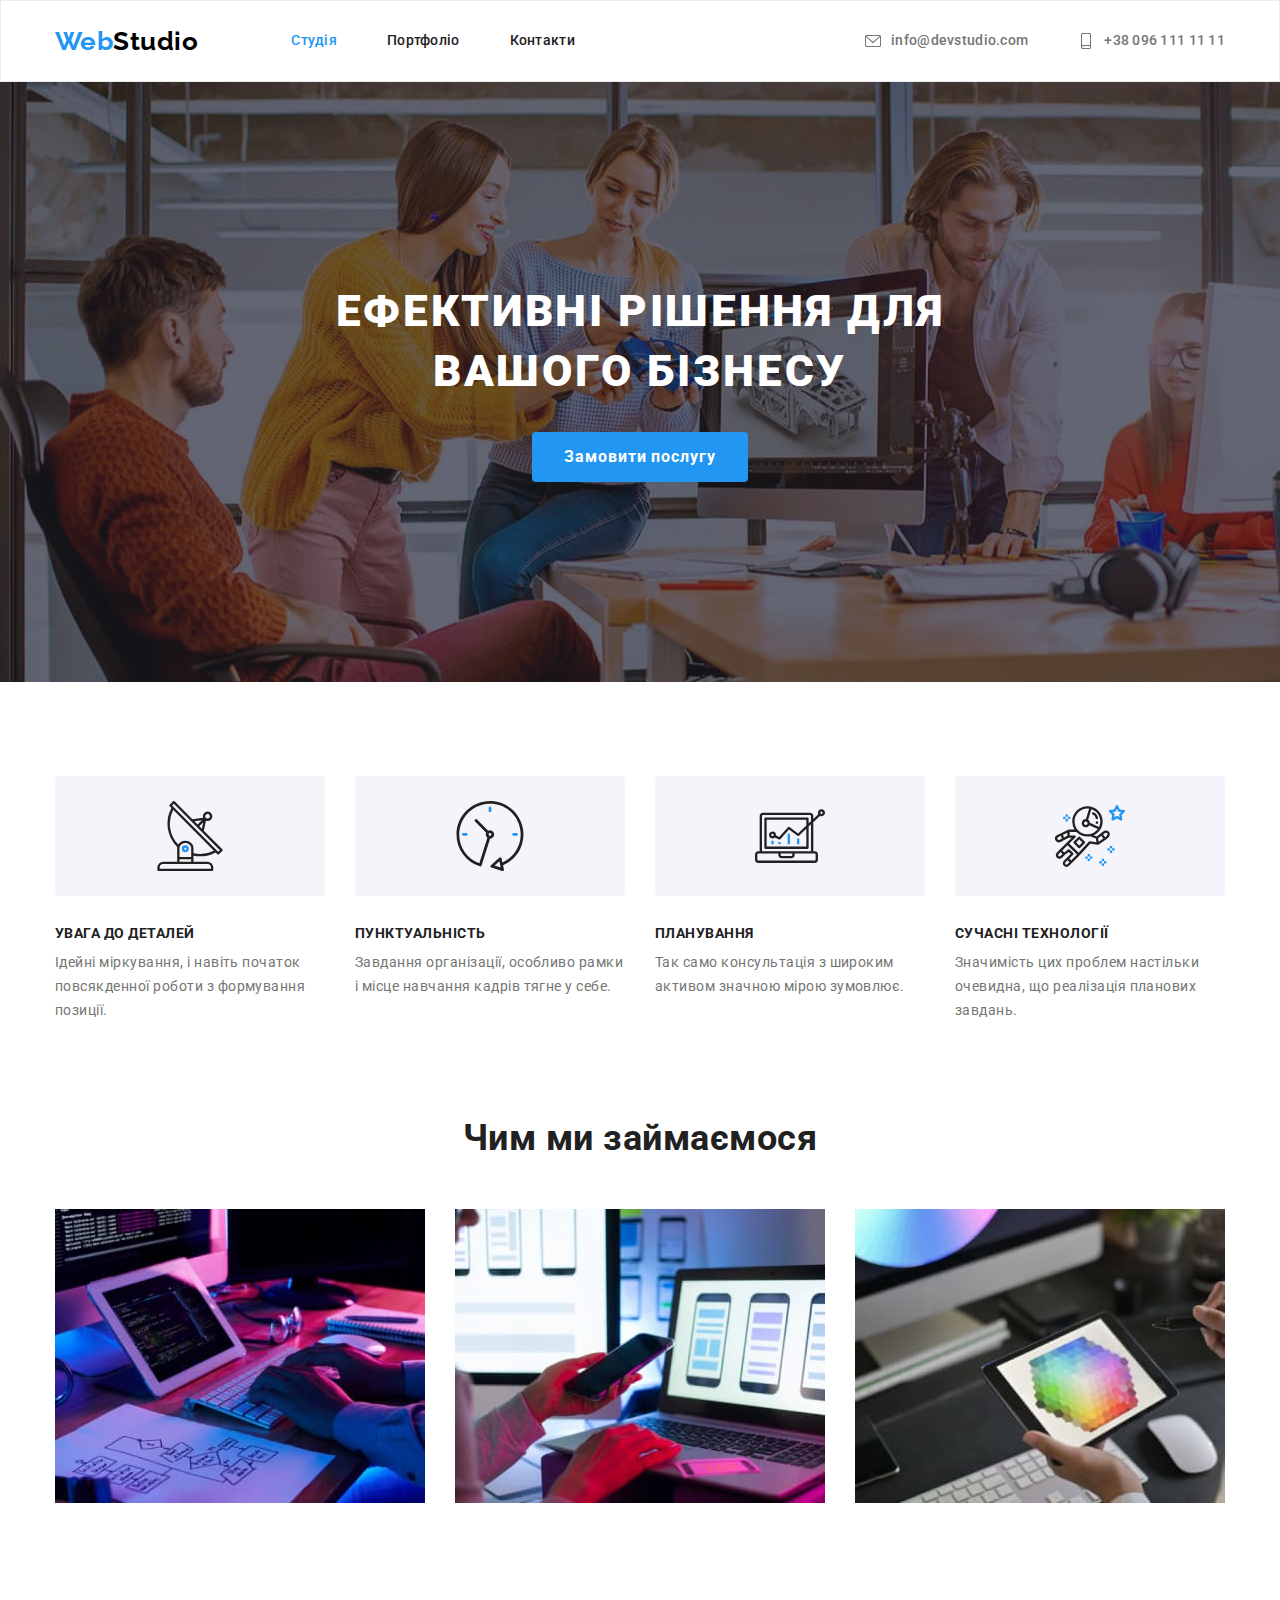
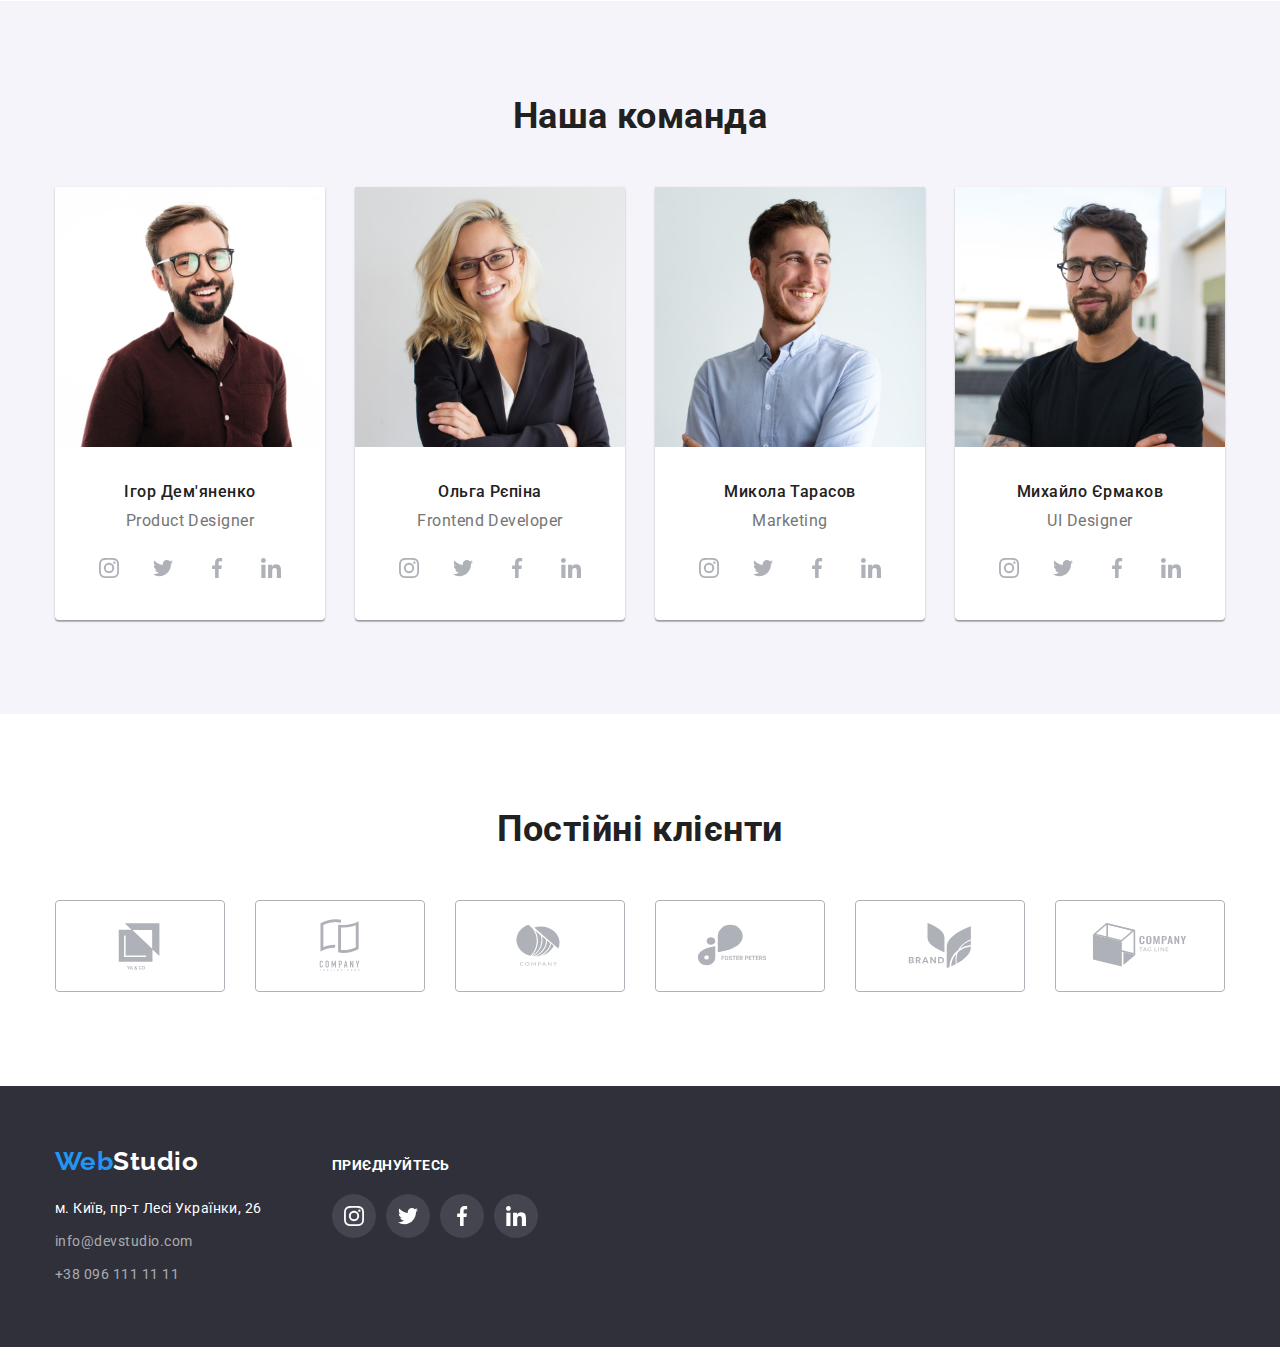
<file: index.html>
<!DOCTYPE html>
<html lang="uk">
  <head>
    <meta charset="UTF-8" />
    <meta http-equiv="X-UA-Compatible" content="IE=edge" />
    <meta name="viewport" content="width=device-width, initial-scale=1.0" />

    <title>Студія</title>

    <!-- Normalization -->
    <link
      rel="stylesheet"
      href="https://cdnjs.cloudflare.com/ajax/libs/modern-normalize/1.0.0/modern-normalize.min.css"
    />

    <!-- Styles -->
    <link rel="stylesheet" href="./css/styles.css" />

    <!-- Fonts -->
    <link rel="preconnect" href="https://fonts.googleapis.com" />
    <link rel="preconnect" href="https://fonts.gstatic.com" crossorigin />
    <link
      href="https://fonts.googleapis.com/css2?family=Raleway:wght@700&family=Roboto:wght@400;500;700;900&display=swap"
      rel="stylesheet"
    />
  </head>

  <body>
    <header class="header-section">
      <div class="container header-flex">
        <a href="./index.html" class="logo logo-header"><span>Web</span>Studio</a>

        <nav>
          <ul class="site-nav list">
            <li class="item">
              <a href="./index.html" class="link current">Студія</a>
            </li>

            <li class="item">
              <a href="./portfolio.html" class="link">Портфоліо</a>
            </li>

            <li class="item">
              <a href="#" class="link">Контакти</a>
            </li>
          </ul>
        </nav>

        <ul class="mail-tel-section list">
          <li class="item">
            <a href="mailto:info@devstudio.com" class="link mail-tel-item">
              <svg width="16" height="16" class="mail-svg">
                <use href="./images/symbol-defs.svg#icon-mail"></use></svg
              >info@devstudio.com</a
            >
          </li>

          <li class="item">
            <a href="tel:380961111111" class="link mail-tel-item"
              ><svg width="16" height="16" class="tel-svg">
                <use href="./images/symbol-defs.svg#icon-smartphone"></use></svg
              >+38 096 111 11 11</a
            >
          </li>
        </ul>
      </div>
    </header>

    <main>
      <!--"Hero" section-->
      <section class="hero">
        <div class="container">
          <h1 class="hero-title">Ефективні рішення для вашого бізнесу</h1>

          <button type="button" class="hero-button button">Замовити послугу</button>
        </div>
      </section>

      <!-- "Advantages" section -->
      <section class="section advantages-section">
        <div class="container">
          <!-- Hide the header using CSS -->
          <h2 class="section-title visually-hidden">Наші переваги</h2>

          <ul class="advantages-list list">
            <li class="item">
              <div class="advantage-icon-block">
                <svg width="70" height="70" class="advantage-icon">
                  <use href="./images/symbol-defs.svg#icon-antenna"></use>
                </svg>
              </div>
              <h3 class="advantages-li-title">УВАГА ДО ДЕТАЛЕЙ</h3>
              <p class="advantages-text">
                Ідейні міркування, і навіть початок повсякденної роботи з формування позиції.
              </p>
            </li>
            <li class="item">
              <div class="advantage-icon-block">
                <svg width="70" height="70" class="advantage-icon">
                  <use href="./images/symbol-defs.svg#icon-clock"></use>
                </svg>
              </div>
              <h3 class="advantages-li-title">ПУНКТУАЛЬНІСТЬ</h3>
              <p class="advantages-text">
                Завдання організації, особливо рамки і місце навчання кадрів тягне у себе.
              </p>
            </li>
            <li class="item">
              <div class="advantage-icon-block">
                <svg width="70" height="70" class="advantage-icon">
                  <use href="./images/symbol-defs.svg#icon-diagram"></use>
                </svg>
              </div>
              <h3 class="advantages-li-title">ПЛАНУВАННЯ</h3>
              <p class="advantages-text">
                Так само консультація з широким активом значною мірою зумовлює.
              </p>
            </li>
            <li class="item">
              <div class="advantage-icon-block">
                <svg width="70" height="70" class="advantage-icon">
                  <use href="./images/symbol-defs.svg#icon-astronaut"></use>
                </svg>
              </div>
              <h3 class="advantages-li-title">СУЧАСНІ ТЕХНОЛОГІЇ</h3>
              <p class="advantages-text">
                Значимість цих проблем настільки очевидна, що реалізація планових завдань.
              </p>
            </li>
          </ul>
        </div>
      </section>

      <!-- "What we are doing" section -->
      <section class="section">
        <div class="container">
          <h2 class="what-we-doing-title section-title">Чим ми займаємося</h2>
          <ul class="what-we-doing-list list">
            <li>
              <img
                src="./images/box1.jpg"
                alt="Людина користується комп'ютером сидячи за робочим столом"
                width="370"
              />
            </li>
            <li>
              <img
                src="./images/box2.jpg"
                alt="Людина користується телефоном та ноутбуком сидячи за робочим столом"
                width="370"
              />
            </li>
            <li>
              <img
                src="./images/box3.jpg"
                alt="Людина користується графічним планшетом та компьютером сидячи за робочим столом"
                width="370"
              />
            </li>
          </ul>
        </div>
      </section>

      <!-- "Our team" section -->
      <section class="section our-team-section">
        <div class="container">
          <h2 class="our-team-title section-title">Наша команда</h2>

          <ul class="our-team-list list">
            <li class="item">
              <img
                src="./images/product-designer.jpg"
                alt="На фото Product Designer Ігор Дем'яненко"
                width="270"
                class="employee-img"
              />

              <p class="our-team-name">Ігор Дем'яненко</p>

              <p class="our-team-position">Product Designer</p>

              <ul class="list social-list">
                <li class="social-item">
                  <a href="#" class="social-item-link">
                    <svg width="20," height="20">
                      <use href="./images/symbol-defs.svg#icon-instagram"></use>
                    </svg>
                  </a>
                </li>
                <li class="social-item">
                  <a href="#" class="social-item-link">
                    <svg width="20," height="20">
                      <use href="./images/symbol-defs.svg#icon-twitter"></use>
                    </svg>
                  </a>
                </li>
                <li class="social-item">
                  <a href="#" class="social-item-link">
                    <svg width="20," height="20">
                      <use href="./images/symbol-defs.svg#icon-facebook"></use>
                    </svg>
                  </a>
                </li>
                <li class="social-item">
                  <a href="#" class="social-item-link">
                    <svg width="20," height="20">
                      <use href="./images/symbol-defs.svg#icon-linkedin"></use>
                    </svg>
                  </a>
                </li>
              </ul>
            </li>
            <li class="item">
              <img
                src="./images/frontend-developer.jpg"
                alt="На фото Frontend Developer Ольга Рєпіна"
                width="270"
                class="employee-img"
              />

              <p class="our-team-name">Ольга Рєпіна</p>

              <p class="our-team-position">Frontend Developer</p>

              <ul class="list social-list">
                <li class="social-item">
                  <a href="#" class="social-item-link">
                    <svg width="20," height="20">
                      <use href="./images/symbol-defs.svg#icon-instagram"></use>
                    </svg>
                  </a>
                </li>
                <li class="social-item">
                  <a href="#" class="social-item-link">
                    <svg width="20," height="20">
                      <use href="./images/symbol-defs.svg#icon-twitter"></use>
                    </svg>
                  </a>
                </li>
                <li class="social-item">
                  <a href="#" class="social-item-link">
                    <svg width="20," height="20">
                      <use href="./images/symbol-defs.svg#icon-facebook"></use>
                    </svg>
                  </a>
                </li>
                <li class="social-item">
                  <a href="#" class="social-item-link">
                    <svg width="20," height="20">
                      <use href="./images/symbol-defs.svg#icon-linkedin"></use>
                    </svg>
                  </a>
                </li>
              </ul>
            </li>

            <li class="item">
              <img
                src="./images/marketing.jpg"
                alt="На фото Marketing Specialist Микола Тарасов"
                width="270"
                class="employee-img"
              />

              <p class="our-team-name">Микола Тарасов</p>

              <p class="our-team-position">Marketing</p>

              <ul class="list social-list">
                <li class="social-item">
                  <a href="#" class="social-item-link">
                    <svg width="20," height="20">
                      <use href="./images/symbol-defs.svg#icon-instagram"></use>
                    </svg>
                  </a>
                </li>
                <li class="social-item">
                  <a href="#" class="social-item-link">
                    <svg width="20," height="20">
                      <use href="./images/symbol-defs.svg#icon-twitter"></use>
                    </svg>
                  </a>
                </li>
                <li class="social-item">
                  <a href="#" class="social-item-link">
                    <svg width="20," height="20">
                      <use href="./images/symbol-defs.svg#icon-facebook"></use>
                    </svg>
                  </a>
                </li>
                <li class="social-item">
                  <a href="#" class="social-item-link">
                    <svg width="20," height="20">
                      <use href="./images/symbol-defs.svg#icon-linkedin"></use>
                    </svg>
                  </a>
                </li>
              </ul>
            </li>

            <li class="item">
              <img
                src="./images/ui-designer.jpg"
                alt="На фото UI Designer Михайло Єрмаков"
                width="270"
                class="employee-img"
              />

              <p class="our-team-name">Михайло Єрмаков</p>

              <p class="our-team-position">UI Designer</p>

              <ul class="list social-list">
                <li class="social-item">
                  <a href="#" class="social-item-link">
                    <svg width="20," height="20">
                      <use href="./images/symbol-defs.svg#icon-instagram"></use>
                    </svg>
                  </a>
                </li>
                <li class="social-item">
                  <a href="#" class="social-item-link">
                    <svg width="20," height="20">
                      <use href="./images/symbol-defs.svg#icon-twitter"></use>
                    </svg>
                  </a>
                </li>
                <li class="social-item">
                  <a href="#" class="social-item-link">
                    <svg width="20," height="20">
                      <use href="./images/symbol-defs.svg#icon-facebook"></use>
                    </svg>
                  </a>
                </li>
                <li class="social-item">
                  <a href="#" class="social-item-link">
                    <svg width="20," height="20">
                      <use href="./images/symbol-defs.svg#icon-linkedin"></use>
                    </svg>
                  </a>
                </li>
              </ul>
            </li>
          </ul>
        </div>
      </section>
    </main>

    <!-- "Regular clients" section -->
    <section class="section">
      <div class="container">
        <h2 class="section-title">Постійні клієнти</h2>

        <ul class="list regular-clients-list">
          <li class="regular-clients-item">
            <a href="#" class="regular-clients-link"
              ><svg width="106" height="60">
                <use href="./images/symbol-defs.svg#icon-logo1"></use></svg
            ></a>
          </li>

          <li class="regular-clients-item">
            <a href="#" class="regular-clients-link">
              <svg width="106" height="60">
                <use href="./images/symbol-defs.svg#icon-logo2"></use></svg
            ></a>
          </li>

          <li class="regular-clients-item">
            <a href="#" class="regular-clients-link"
              ><svg width="106" height="60">
                <use href="./images/symbol-defs.svg#icon-logo3"></use></svg
            ></a>
          </li>

          <li class="regular-clients-item">
            <a href="#" class="regular-clients-link"
              ><svg width="106" height="60">
                <use href="./images/symbol-defs.svg#icon-logo4"></use></svg
            ></a>
          </li>

          <li class="regular-clients-item">
            <a href="#" class="regular-clients-link"
              ><svg width="106" height="60">
                <use href="./images/symbol-defs.svg#icon-logo5"></use></svg
            ></a>
          </li>

          <li class="regular-clients-item">
            <a href="#" class="regular-clients-link"
              ><svg width="106" height="60">
                <use href="./images/symbol-defs.svg#icon-logo6"></use></svg
            ></a>
          </li>
        </ul>
      </div>
    </section>

    <footer class="footer-section">
      <div class="container">
        <div class="footer-flex">
          <div class="footer-contact-us">
            <a href="./index.html" class="logo logo-footer"><span>Web</span>Studio</a>

            <address class="footer-address">м. Київ, пр-т Лесі Українки, 26</address>

            <ul class="footer-contact-info list">
              <li><a href="mailto:info@devstudio.com" class="mail link">info@devstudio.com</a></li>
              <li><a href="tel:380961111111" class="link">+38 096 111 11 11</a></li>
            </ul>
          </div>

          <div class="footer-join-us">
            <p class="footer-socials-header">приєднуйтесь</p>

            <ul class="list footer-social-list">
              <li class="footer-social-item">
                <a href="#" class="footer-social-link">
                  <svg width="20," height="20">
                    <use href="./images/symbol-defs.svg#icon-instagram"></use>
                  </svg>
                </a>
              </li>
              <li class="social-item">
                <a href="#" class="footer-social-link">
                  <svg width="20," height="20">
                    <use href="./images/symbol-defs.svg#icon-twitter"></use>
                  </svg>
                </a>
              </li>
              <li class="social-item">
                <a href="#" class="footer-social-link">
                  <svg width="20," height="20">
                    <use href="./images/symbol-defs.svg#icon-facebook"></use>
                  </svg>
                </a>
              </li>
              <li class="social-item">
                <a href="#" class="footer-social-link">
                  <svg width="20," height="20">
                    <use href="./images/symbol-defs.svg#icon-linkedin"></use>
                  </svg>
                </a>
              </li>
            </ul>
          </div>
        </div>
      </div>
    </footer>
  </body>
</html>
</file>
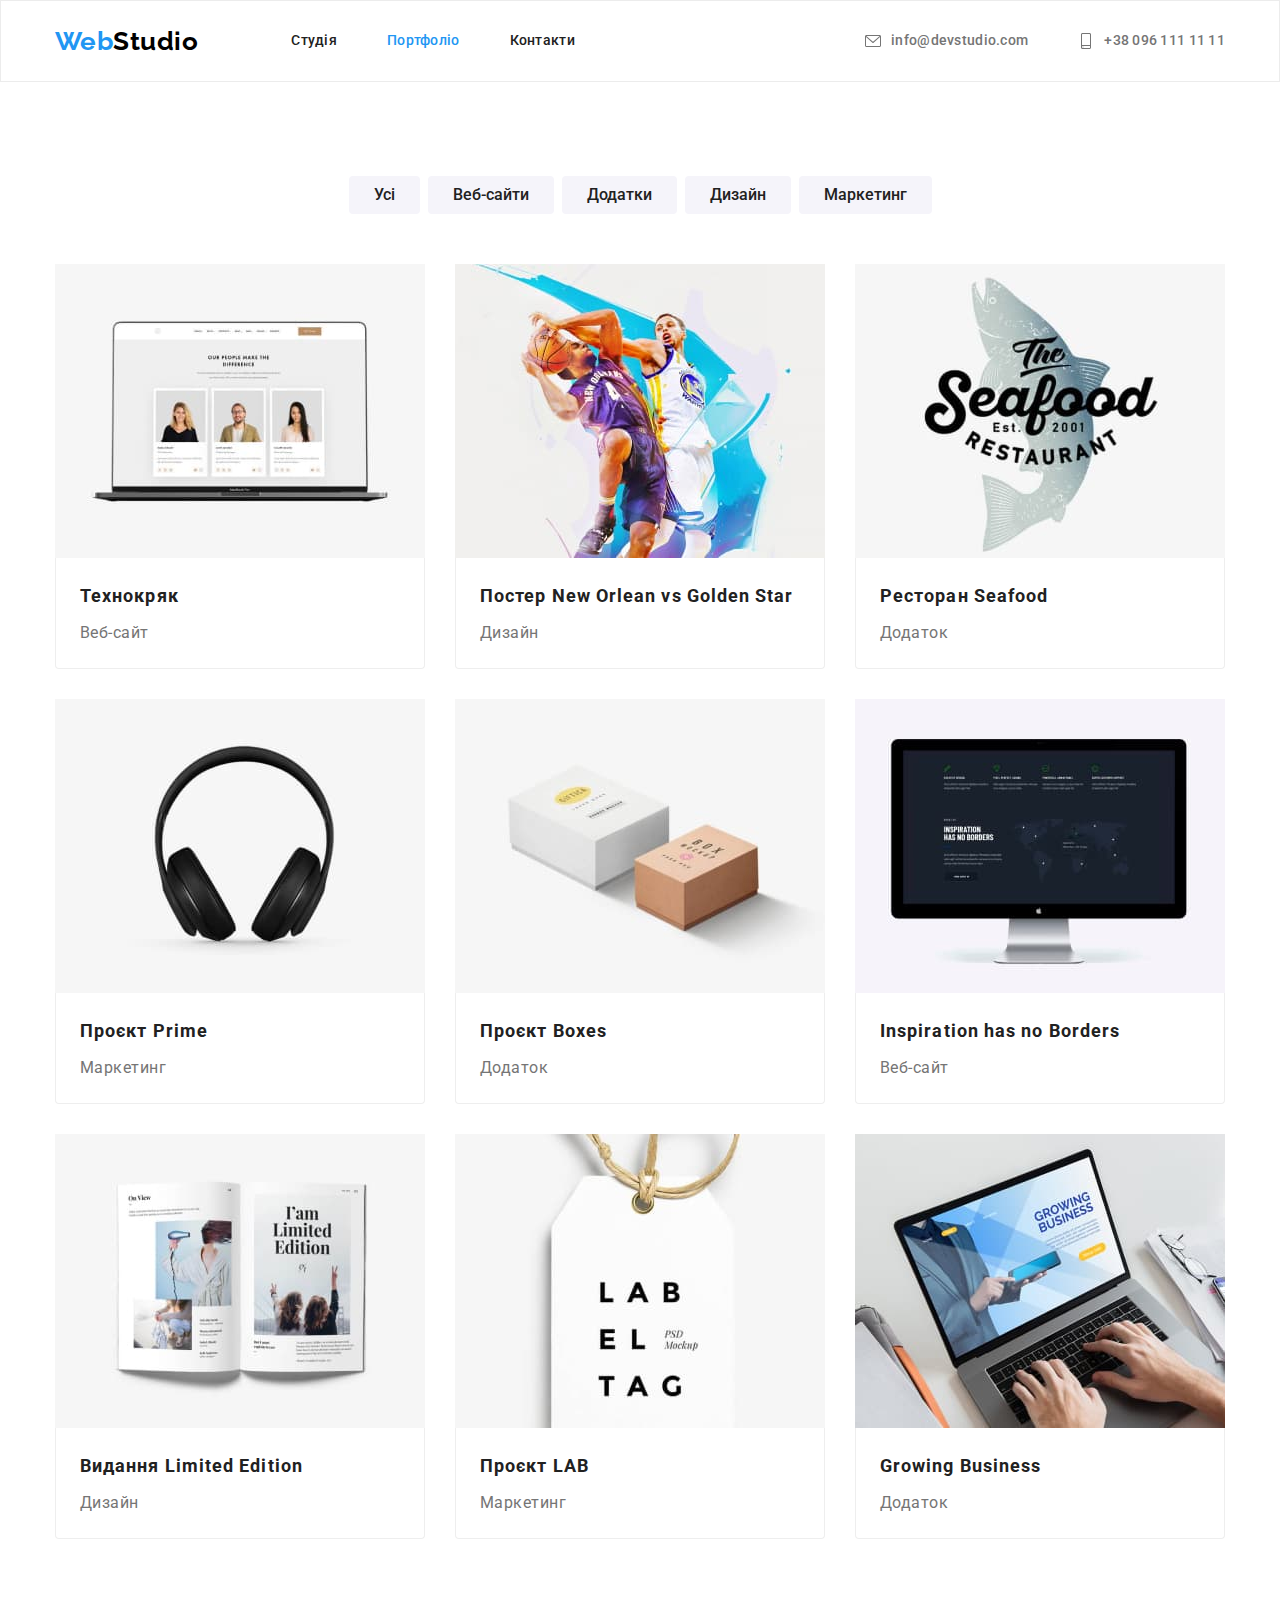
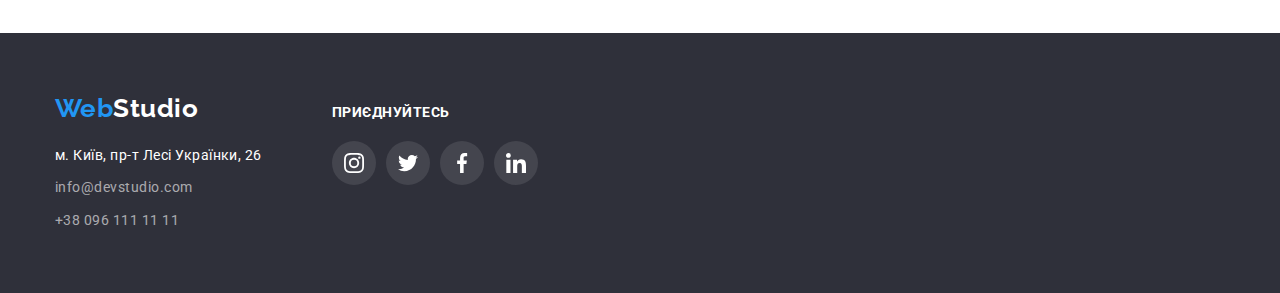
<file: portfolio.html>
<!DOCTYPE html>
<html lang="en">
  <head>
    <meta charset="UTF-8" />
    <meta http-equiv="X-UA-Compatible" content="IE=edge" />
    <meta name="viewport" content="width=device-width, initial-scale=1.0" />

    <title>Портфоліо</title>

    <!-- Normalization -->
    <link
      rel="stylesheet"
      href="https://cdnjs.cloudflare.com/ajax/libs/modern-normalize/1.0.0/modern-normalize.min.css"
    />

    <!-- Styles -->
    <link rel="stylesheet" href="./css/styles.css" />

    <!-- Fonts -->
    <link rel="preconnect" href="https://fonts.googleapis.com" />
    <link rel="preconnect" href="https://fonts.gstatic.com" crossorigin />
    <link
      href="https://fonts.googleapis.com/css2?family=Raleway:wght@700&family=Roboto:wght@400;500;700;900&display=swap"
      rel="stylesheet"
    />
  </head>

  <body>
    <header class="header-section">
      <div class="container header-flex">
        <a href="./index.html" class="logo logo-header"><span>Web</span>Studio</a>

        <nav>
          <ul class="site-nav list">
            <li class="item">
              <a href="./index.html" class="link">Студія</a>
            </li>

            <li class="item">
              <a href="./portfolio.html" class="link current">Портфоліо</a>
            </li>

            <li class="item">
              <a href="#" class="link">Контакти</a>
            </li>
          </ul>
        </nav>

        <ul class="mail-tel-section list">
          <li class="item">
            <a href="mailto:info@devstudio.com" class="link mail-tel-item">
              <svg width="16" height="16" class="mail-svg">
                <use href="./images/symbol-defs.svg#icon-mail"></use></svg
              >info@devstudio.com</a
            >
          </li>

          <li class="item">
            <a href="tel:380961111111" class="link mail-tel-item"
              ><svg width="16" height="16" class="tel-svg">
                <use href="./images/symbol-defs.svg#icon-smartphone"></use></svg
              >+38 096 111 11 11</a
            >
          </li>
        </ul>
      </div>
    </header>

    <main>
      <!-- "Completed projects" section -->
      <section class="section">
        <div class="container">
          <h1 class="section-title visually-hidden">Виконані проєкти</h1>

          <ul class="filter list">
            <li><button type="button" class="filer-button button">Усі</button></li>
            <li><button type="button" class="filer-button button">Веб-сайти</button></li>
            <li><button type="button" class="filer-button button">Додатки</button></li>
            <li><button type="button" class="filer-button button">Дизайн</button></li>
            <li><button type="button" class="filer-button button">Маркетинг</button></li>
          </ul>

          <ul class="projects-list list">
            <li class="item">
              <img
                src="./images/img1-portfolio.jpg"
                alt="Ноутбук з відчиненою веб-сторінкою"
                width="370"
                class="completed-projects-img"
              />
              <div class="projects-card-border">
                <h2 class="completed-projects-title">Технокряк</h2>
                <p class="completed-projects-text">Веб-сайт</p>
              </div>
            </li>
            <li class="item">
              <img
                src="./images/img2-portfolio.jpg"
                alt="Два баскетболісти грають у баскетбол"
                width="370"
                class="completed-projects-img"
              />
              <div class="projects-card-border">
                <h2 class="completed-projects-title">Постер New Orlean vs Golden Star</h2>
                <p class="completed-projects-text">Дизайн</p>
              </div>
            </li>
            <li class="item">
              <img
                src="./images/img3-portfolio.jpg"
                alt="Логотип ресторану Seafood"
                width="370"
                class="completed-projects-img"
              />
              <div class="projects-card-border">
                <h2 class="completed-projects-title">Ресторан Seafood</h2>
                <p class="completed-projects-text">Додаток</p>
              </div>
            </li>
            <li class="item">
              <img
                src="./images/img4-portfolio.jpg"
                alt="Комп'ютерні навушники"
                width="370"
                class="completed-projects-img"
              />
              <div class="projects-card-border">
                <h2 class="completed-projects-title">Проєкт Prime</h2>
                <p class="completed-projects-text">Маркетинг</p>
              </div>
            </li>
            <li class="item">
              <img
                src="./images/img5-portfolio.jpg"
                alt="Дві коробки: біла та червона"
                width="370"
                class="completed-projects-img"
              />
              <div class="projects-card-border">
                <h2 class="completed-projects-title">Проєкт Boxes</h2>
                <p class="completed-projects-text">Додаток</p>
              </div>
            </li>
            <li class="item">
              <img
                src="./images/img6-portfolio.jpg"
                alt="iMac з відчиненою веб-сторінкою"
                width="370"
                class="completed-projects-img"
              />
              <div class="projects-card-border">
                <h2 class="completed-projects-title">Inspiration has no Borders</h2>
                <p class="completed-projects-text">Веб-сайт</p>
              </div>
            </li>
            <li class="item">
              <img
                src="./images/img7-portfolio.jpg"
                alt="Розворот журналу"
                width="370"
                class="completed-projects-img"
              />
              <div class="projects-card-border">
                <h2 class="completed-projects-title">Видання Limited Edition</h2>
                <p class="completed-projects-text">Дизайн</p>
              </div>
            </li>
            <li class="item">
              <img
                src="./images/img8-portfolio.jpg"
                alt="Етикетка з логотипом компанії"
                width="370"
                class="completed-projects-img"
              />
              <div class="projects-card-border">
                <h2 class="completed-projects-title">Проєкт LAB</h2>
                <p class="completed-projects-text">Маркетинг</p>
              </div>
            </li>
            <li class="item">
              <img
                src="./images/img9-portfolio.jpg"
                alt="Людина працює за ноутбуком"
                width="370"
                class="completed-projects-img"
              />
              <div class="projects-card-border">
                <h2 class="completed-projects-title">Growing Business</h2>
                <p class="completed-projects-text">Додаток</p>
              </div>
            </li>
          </ul>
        </div>
      </section>
    </main>

    <footer class="footer-section">
      <div class="container">
        <div class="footer-flex">
          <div class="footer-contact-us">
            <a href="./index.html" class="logo logo-footer"><span>Web</span>Studio</a>

            <address class="footer-address">м. Київ, пр-т Лесі Українки, 26</address>

            <ul class="footer-contact-info list">
              <li><a href="mailto:info@devstudio.com" class="mail link">info@devstudio.com</a></li>
              <li><a href="tel:380961111111" class="link">+38 096 111 11 11</a></li>
            </ul>
          </div>

          <div class="footer-join-us">
            <p class="footer-socials-header">приєднуйтесь</p>

            <ul class="list footer-social-list">
              <li class="footer-social-item">
                <a href="#" class="footer-social-link">
                  <svg width="20," height="20">
                    <use href="./images/symbol-defs.svg#icon-instagram"></use>
                  </svg>
                </a>
              </li>
              <li class="social-item">
                <a href="#" class="footer-social-link">
                  <svg width="20," height="20">
                    <use href="./images/symbol-defs.svg#icon-twitter"></use>
                  </svg>
                </a>
              </li>
              <li class="social-item">
                <a href="#" class="footer-social-link">
                  <svg width="20," height="20">
                    <use href="./images/symbol-defs.svg#icon-facebook"></use>
                  </svg>
                </a>
              </li>
              <li class="social-item">
                <a href="#" class="footer-social-link">
                  <svg width="20," height="20">
                    <use href="./images/symbol-defs.svg#icon-linkedin"></use>
                  </svg>
                </a>
              </li>
            </ul>
          </div>
        </div>
      </div>
    </footer>
  </body>
</html>
</file>
<file: css/styles.css>
/* ---------------------- General styles ----------------------*/
:root {
  --primaty-text-color: #212121;
  --secondary-text-color: #757575;
  --accent-color: #2196f3;
  --primary-white-color: #ffffff;
  --primary-black-color: #000000;
  --projects-border-color: #eeeeee;
  --header-border-color: #ececec;

  --hero-background-color: #2f303a;
  --button-color: #f5f4fa;
  --icon-color: #afb1b8;
}

body {
  background-color: var(--primary-white-color);
  color: var(--primaty-text-color);

  font-family: Roboto, sans-serif;
  letter-spacing: 0.03em;
}

h1,
h2,
h3,
h4,
h5,
h6,
p,
ul {
  padding: 0;
  margin: 0;
}

.logo {
  font-family: 'Raleway';
  font-weight: 700;
  font-size: 26px;
  line-height: 1.19;
  text-decoration: none;
}

.list {
  list-style-type: none;
}

.link {
  text-decoration: none;
}

.button {
  border: 0;
  cursor: pointer;
}

.visually-hidden {
  position: absolute;
  white-space: nowrap;
  width: 1px;
  height: 1px;
  overflow: hidden;
  border: 0;
  padding: 0;
  clip: rect(0 0 0 0);
  clip-path: inset(50%);
  margin: -1px;
}

.section-title {
  margin-bottom: 50px;
  text-align: center;

  font-weight: 700;
  font-size: 36px;
  line-height: 1.17;
}

.section {
  padding-top: 94px;
  padding-bottom: 94px;
}

.container {
  width: 100%;
  max-width: 1200px;
  padding-left: 15px;
  padding-right: 15px;
  margin-left: auto;
  margin-right: auto;
}

/* ---------------------- Header ----------------------*/
.header-section {
  border: 1px solid var(--header-border-color);
}

.header-flex {
  display: flex;
  /* justify-content: space-between; */
  align-items: center;
}

.logo-header {
  margin-right: 93px;

  color: var(--primary-black-color);
}

.logo-header > span {
  color: var(--accent-color);
}

.site-nav {
  display: flex;
}

.site-nav .item {
  margin-right: 50px;
}

.site-nav .item:last-child {
  margin-right: 0;
}

.site-nav .link {
  display: block;
  padding-top: 32px;
  padding-bottom: 32px;

  color: var(--primaty-text-color);
  font-weight: 500;
  font-size: 14px;
  line-height: 1.14;
  letter-spacing: 0.02em;
}

.link.current {
  color: var(--accent-color);
}

.site-nav .link:hover,
.site-nav .link:focus {
  color: var(--accent-color);
}

.mail-tel-section {
  display: flex;
  margin-left: auto;
}

.mail-tel-section .item + .item {
  margin-left: 50px;
}

.mail-tel-section .link {
  color: var(--secondary-text-color);
  font-weight: 500;
  font-size: 14px;
  line-height: 1.14;
  letter-spacing: 0.02em;
}

.mail-tel-section .link:hover,
.mail-tel-section .link:focus {
  color: var(--accent-color);
}

.mail-tel-item {
  display: flex;
  align-items: center;
  gap: 10px;
  fill: var(--secondary-text-color);
}

.mail-tel-item:hover,
.mail-tel-item:focus {
  fill: var(--accent-color);
}
/* ---------------------- Hero section ---------------------- */

.hero {
  padding-top: 200px;
  padding-bottom: 200px;
  margin: 0 auto;
  max-width: 1600px;
  background-image: linear-gradient(to right, rgba(47, 48, 58, 0.4), rgba(47, 48, 58, 0.4)),
    url('../images/hero-overlay.jpg');
  background-color: var(--hero-background-color);
}

.hero-title {
  margin: 0 auto;
  margin-bottom: 30px;
  text-align: center;

  max-width: 696px;
  font-weight: 900;
  font-size: 44px;
  line-height: 1.36;
  letter-spacing: 0.06em;
  text-transform: uppercase;

  color: var(--primary-white-color);
}

.hero-button {
  display: block;
  margin: 0 auto;
  padding: 10px 32px;
  border-radius: 4px;

  color: var(--primary-white-color);
  background-color: var(--accent-color);
  font-family: 'Roboto';
  font-weight: 700;
  font-size: 16px;
  line-height: 1.87;
  letter-spacing: 0.06em;
}

.hero-button:hover,
.hero-button:focus {
  color: var(--primaty-text-color);
  background-color: var(--button-color);
}

/* ---------------------- Advantages section ---------------------- */
.advantages-section {
  padding-bottom: 0;
}

.advantage-icon-block {
  width: 270px;
  height: 120px;
  background-color: var(--button-color);
  border-radius: 4px;
  margin-bottom: 30px;
}

.advantage-icon {
  margin: 25px 100px;
}

.advantages-li-title {
  margin-bottom: 10px;

  font-weight: 700;
  font-size: 14px;
  line-height: 1.14;
  text-transform: uppercase;
}

.advantages-text {
  font-size: 14px;
  line-height: 1.7;

  color: var(--secondary-text-color);
}

.advantages-list {
  display: flex;
}

.advantages-list .item {
  max-width: calc((100% - 90px) / 4);
  margin-right: 30px;
}

.advantages-list .item:last-child {
  margin-right: 0;
}

/* ---------------------- What we are doing section ---------------------- */

.what-we-doing-list {
  display: flex;
  gap: 30px;
}

/* ---------------------- Our team section ---------------------- */

.our-team-section {
  background-color: var(--button-color);
}

.our-team-section li {
  background-color: var(--primary-white-color);
}

.our-team-list {
  display: flex;
  gap: 30px;
}

.our-team-list .item {
  box-shadow: 0px 1px 3px rgba(0, 0, 0, 0.12), 0px 1px 1px rgba(0, 0, 0, 0.14),
    0px 2px 1px rgba(0, 0, 0, 0.2);
  border-radius: 0px 0px 4px 4px;
}

.employee-img {
  margin-bottom: 30px;
}

.our-team-name {
  margin-bottom: 10px;
  text-align: center;

  font-weight: 500;
  font-size: 16px;
  line-height: 1.19;
}

.our-team-position {
  margin-bottom: 16px;
  text-align: center;

  font-size: 16px;
  line-height: 1.19;

  color: var(--secondary-text-color);
}

.social-list {
  display: flex;
  padding-bottom: 30px;
  gap: 10px;
  justify-content: center;
}

.social-item-link {
  display: flex;
  align-items: center;

  width: 44px;
  height: 44px;
  border-radius: 50%;
  fill: var(--icon-color);

  cursor: pointer;
}

.social-item-link:hover,
.social-item-link:focus {
  fill: var(--primary-white-color);
  background-color: var(--accent-color);
}

/* ---------------------- Regular clients section ---------------------- */

.regular-clients-list {
  display: flex;
  justify-content: center;
  gap: 30px;
}

.regular-clients-item {
  display: flex;
  justify-content: center;
  align-items: center;

  width: 170px;
  height: 92px;
  cursor: pointer;
}

.regular-clients-link {
  display: flex;
  align-items: center;
  justify-content: center;

  width: 100%;
  height: 100%;
  border: 1px solid var(--icon-color);
  border-radius: 4px;
  fill: var(--icon-color);
}

.regular-clients-link:hover,
.regular-clients-link:focus {
  fill: var(--accent-color);
  border: 1px solid var(--accent-color);
}

/* ---------------------- !!! portfolio.html !!! ---------------------- */

/* ---------------------- Completed projects section ---------------------- */

.filter {
  display: flex;
  gap: 8px;
  justify-content: center;
  margin-bottom: 50px;
}

.filer-button {
  padding: 6px 25px;
  border-radius: 4px;

  font-family: Roboto;
  font-weight: 500;
  font-size: 16px;
  line-height: 1.62;

  color: var(--primaty-text-color);
  background-color: var(--button-color);
}

.filer-button:hover,
.filer-button:focus {
  color: var(--primary-white-color);
  background-color: var(--accent-color);
  box-shadow: 0px 3px 1px rgba(0, 0, 0, 0.1), 0px 1px 2px rgba(0, 0, 0, 0.08),
    0px 2px 2px rgba(0, 0, 0, 0.12);
}

.projects-list {
  display: flex;
  flex-wrap: wrap;
  gap: 30px;
}

.completed-projects-img {
  display: block;
}

.completed-projects-title {
  margin-bottom: 4px;

  font-weight: 700;
  font-size: 18px;
  line-height: 2;
  letter-spacing: 0.06em;
}

.completed-projects-text {
  font-size: 16px;
  line-height: 1.87;

  color: var(--secondary-text-color);
}

.projects-card-border {
  border-radius: 0px 0px 4px 4px;
  border-bottom: 1px solid var(--projects-border-color);
  border-left: 1px solid var(--projects-border-color);
  border-right: 1px solid var(--projects-border-color);

  padding: 20px 24px;
}

.projects-list .item:hover {
  cursor: pointer;
  box-shadow: 0px 1px 1px rgba(0, 0, 0, 0.12), 0px 4px 4px rgba(0, 0, 0, 0.06),
    1px 4px 6px rgba(0, 0, 0, 0.16);
}

/* ---------------------- Footer ---------------------- */
.footer-section {
  padding-top: 60px;
  padding-bottom: 60px;

  background-color: var(--hero-background-color);
}

.logo-footer {
  display: inline-block;
  margin-bottom: 20px;

  color: var(--primary-white-color);
}

.logo-footer > span {
  color: var(--accent-color);
}

.footer-address {
  margin-bottom: 9px;

  font-size: 14px;
  font-style: normal;
  line-height: 1.71;

  color: var(--primary-white-color);
}

.footer-contact-info a {
  font-size: 14px;
  line-height: 1.71;

  color: rgba(255, 255, 255, 0.6);
}

.footer-contact-info .link:hover,
.footer-contact-info .link:focus {
  color: var(--accent-color);
}

.mail {
  display: inline-block;
  margin-bottom: 9px;
}

.footer-socials-header {
  margin-bottom: 20px;

  font-weight: 700;
  font-size: 14px;
  line-height: 1.14;
  text-transform: uppercase;

  color: var(--primary-white-color);
}

.footer-social-list {
  display: flex;
  padding-bottom: 30px;
  gap: 10px;
}

.footer-social-link {
  display: flex;
  align-items: center;

  width: 44px;
  height: 44px;
  border-radius: 50%;
  background-color: rgba(255, 255, 255, 0.1);
  fill: var(--primary-white-color);

  cursor: pointer;
}

.footer-social-link:hover,
.footer-social-link:focus {
  background-color: var(--accent-color);
}

.footer-flex {
  display: flex;
  align-items: baseline;
  gap: 70px;
}
</file>
